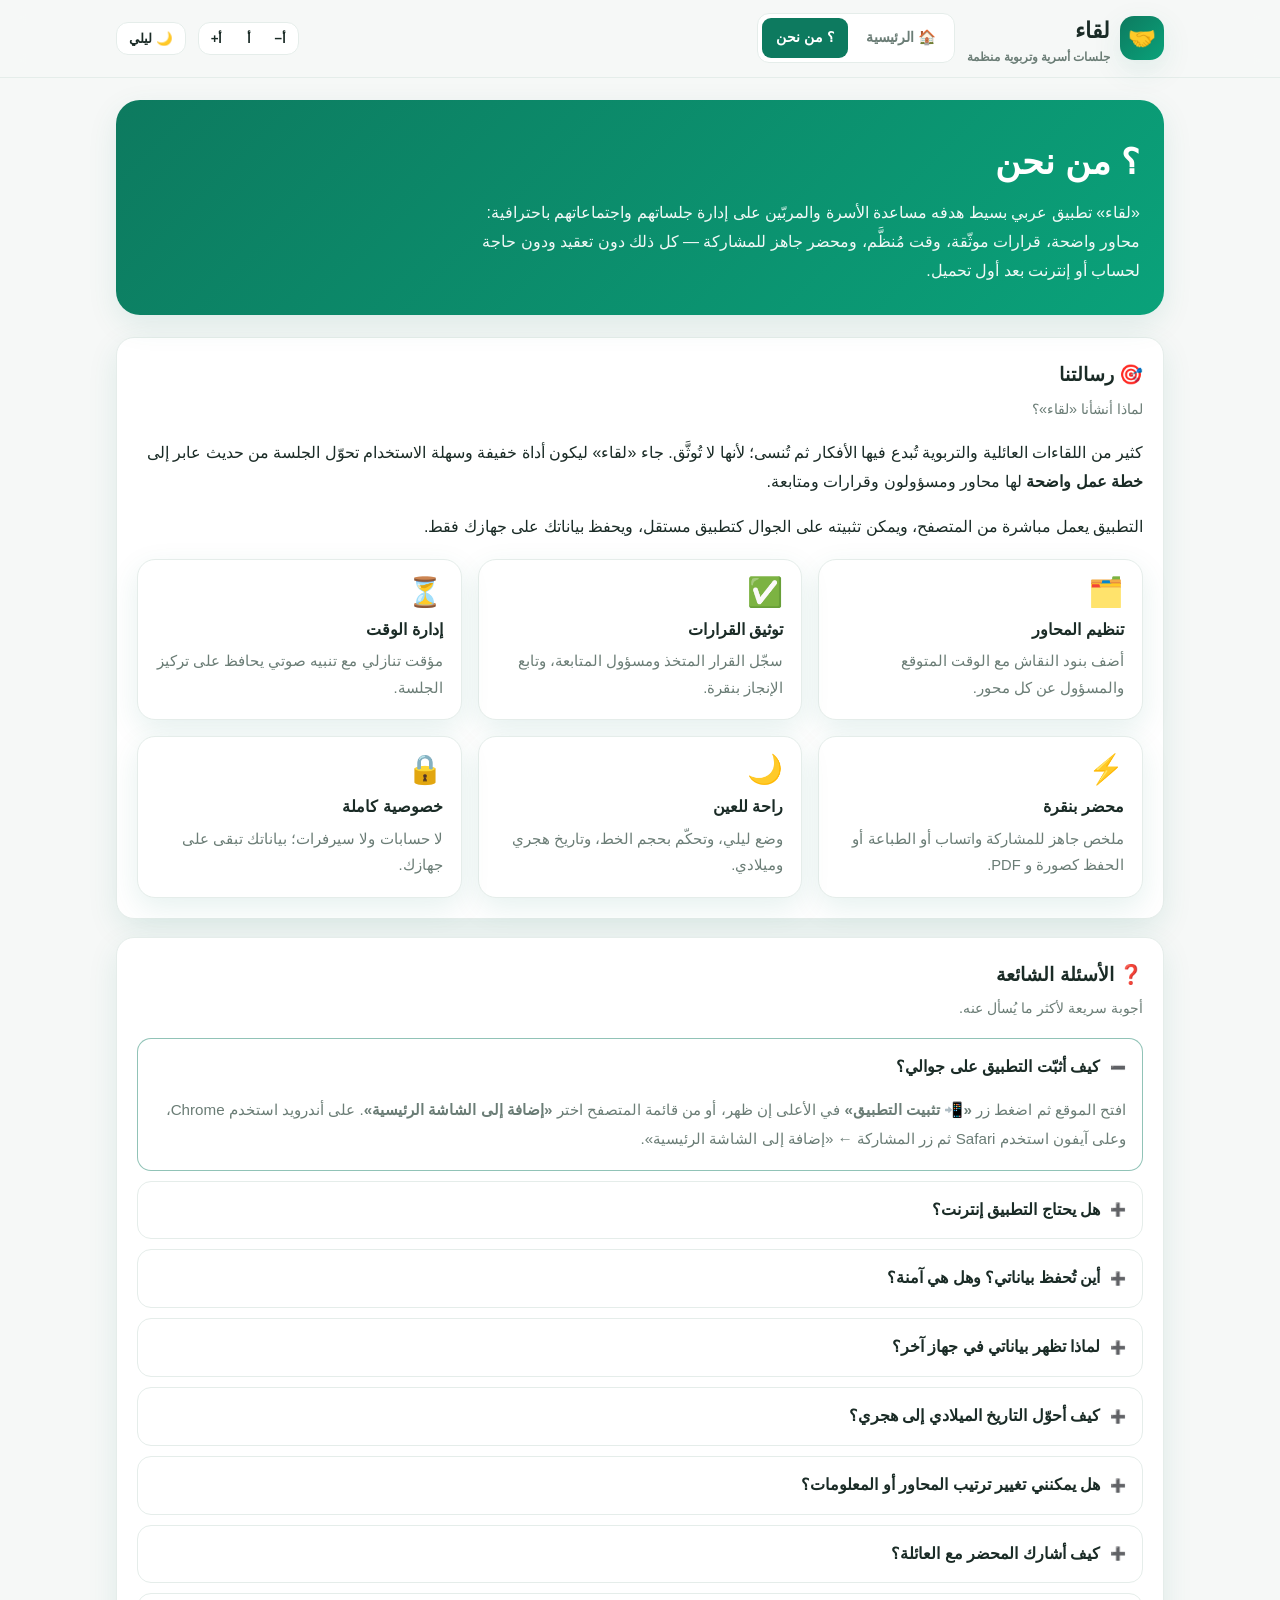
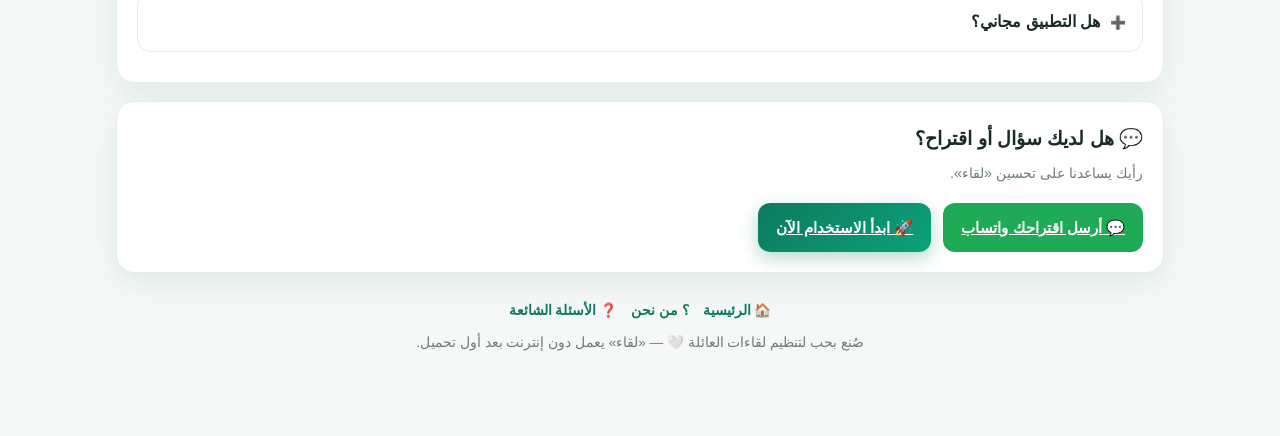
<file: about.html>
<!DOCTYPE html>
<html lang="ar" dir="rtl" data-theme="light">
<head>
<meta charset="UTF-8">
<meta name="viewport" content="width=device-width, initial-scale=1.0, viewport-fit=cover">
<title>من نحن والأسئلة الشائعة | لقاء</title>
<meta name="description" content="تعرّف على تطبيق «لقاء» لتنظيم الجلسات الأسرية والتربوية، وأجوبة أكثر الأسئلة شيوعاً حول الاستخدام والتثبيت والخصوصية.">
<meta name="theme-color" content="#0d7a5f">
<link rel="manifest" href="manifest.webmanifest">
<link rel="icon" href="icon.svg" type="image/svg+xml">
<link rel="icon" href="favicon-32.png" sizes="32x32" type="image/png">
<link rel="icon" href="icon-192.png" sizes="192x192" type="image/png">
<link rel="apple-touch-icon" href="apple-touch-icon.png">
<meta name="apple-mobile-web-app-capable" content="yes">
<meta name="apple-mobile-web-app-title" content="لقاء">
<meta name="apple-mobile-web-app-status-bar-style" content="black-translucent">
<link rel="stylesheet" href="styles.css">
</head>
<body>

<header class="topbar">
  <div class="topbar-inner">
    <a class="logo" href="index.html" aria-label="لقاء — الصفحة الرئيسية">
      <span class="logo-mark">🤝</span>
      <span>لقاء<small>جلسات أسرية وتربوية منظمة</small></span>
    </a>
    <nav class="nav-links no-print" aria-label="التنقل الرئيسي">
      <a href="index.html">🏠 الرئيسية</a>
      <a href="about.html" aria-current="page">؟ من نحن</a>
    </nav>
    <div class="spacer"></div>
    <button id="installBtn" class="icon-btn no-print" onclick="installApp()" hidden>📲 تثبيت التطبيق</button>
    <div class="font-group no-print" title="حجم الخط">
      <button onclick="changeFont(-1)" aria-label="تصغير الخط">أ−</button>
      <button onclick="resetFont()" aria-label="خط افتراضي">أ</button>
      <button onclick="changeFont(1)" aria-label="تكبير الخط">أ+</button>
    </div>
    <button id="themeBtn" class="icon-btn" onclick="toggleTheme()" aria-label="الوضع الليلي">🌙 ليلي</button>
  </div>
</header>

<div class="container">

  <section class="page-hero">
    <h1>؟ من نحن</h1>
    <p>«لقاء» تطبيق عربي بسيط هدفه مساعدة الأسرة والمربّين على إدارة جلساتهم واجتماعاتهم باحترافية: محاور واضحة، قرارات موثّقة، وقت مُنظَّم، ومحضر جاهز للمشاركة — كل ذلك دون تعقيد ودون حاجة لحساب أو إنترنت بعد أول تحميل.</p>
  </section>

  <!-- من نحن -->
  <section class="card">
    <h2>🎯 رسالتنا</h2>
    <p class="sub">لماذا أنشأنا «لقاء»؟</p>
    <p>كثير من اللقاءات العائلية والتربوية تُبدع فيها الأفكار ثم تُنسى؛ لأنها لا تُوثَّق. جاء «لقاء» ليكون أداة خفيفة وسهلة الاستخدام تحوّل الجلسة من حديث عابر إلى <b>خطة عمل واضحة</b> لها محاور ومسؤولون وقرارات ومتابعة.</p>
    <p>التطبيق يعمل مباشرة من المتصفح، ويمكن تثبيته على الجوال كتطبيق مستقل، ويحفظ بياناتك على جهازك فقط.</p>
    <div class="feature-grid">
      <div class="feature"><div class="ico">🗂️</div><h3>تنظيم المحاور</h3><p>أضف بنود النقاش مع الوقت المتوقع والمسؤول عن كل محور.</p></div>
      <div class="feature"><div class="ico">✅</div><h3>توثيق القرارات</h3><p>سجّل القرار المتخذ ومسؤول المتابعة، وتابع الإنجاز بنقرة.</p></div>
      <div class="feature"><div class="ico">⏳</div><h3>إدارة الوقت</h3><p>مؤقت تنازلي مع تنبيه صوتي يحافظ على تركيز الجلسة.</p></div>
      <div class="feature"><div class="ico">⚡</div><h3>محضر بنقرة</h3><p>ملخص جاهز للمشاركة واتساب أو الطباعة أو الحفظ كصورة و PDF.</p></div>
      <div class="feature"><div class="ico">🌙</div><h3>راحة للعين</h3><p>وضع ليلي، وتحكّم بحجم الخط، وتاريخ هجري وميلادي.</p></div>
      <div class="feature"><div class="ico">🔒</div><h3>خصوصية كاملة</h3><p>لا حسابات ولا سيرفرات؛ بياناتك تبقى على جهازك.</p></div>
    </div>
  </section>

  <!-- الأسئلة الشائعة -->
  <section class="card" id="faq" style="margin-top:18px;scroll-margin-top:80px">
    <h2>❓ الأسئلة الشائعة</h2>
    <p class="sub">أجوبة سريعة لأكثر ما يُسأل عنه.</p>
    <div class="faq">
      <details open>
        <summary>كيف أثبّت التطبيق على جوالي؟</summary>
        <div class="ans">افتح الموقع ثم اضغط زر <b>«📲 تثبيت التطبيق»</b> في الأعلى إن ظهر، أو من قائمة المتصفح اختر <b>«إضافة إلى الشاشة الرئيسية»</b>. على أندرويد استخدم Chrome، وعلى آيفون استخدم Safari ثم زر المشاركة ← «إضافة إلى الشاشة الرئيسية».</div>
      </details>
      <details>
        <summary>هل يحتاج التطبيق إنترنت؟</summary>
        <div class="ans">لا، بعد أول زيارة يُخزّن التطبيق ملفاته على جهازك ويعمل دون إنترنت. الإنترنت مطلوب فقط للتحويل الهجري (تقويم أم القرى) ومشاركة الواتساب.</div>
      </details>
      <details>
        <summary>أين تُحفظ بياناتي؟ وهل هي آمنة؟</summary>
        <div class="ans">تُحفظ كل البيانات <b>محلياً على جهازك</b> في مساحة المتصفح (localStorage)، ولا تُرسل إلى أي سيرفر. لذلك لا تفقدها عند إغلاق الصفحة، لكن احتفظ بنسخة عبر «حفظ صورة» أو «حفظ PDF» إذا أردت الاحتفاظ الدائم.</div>
      </details>
      <details>
        <summary>لماذا تظهر بياناتي في جهاز آخر؟</summary>
        <div class="ans">لا تظهر — البيانات مرتبطة بالمتصفح والجهاز فقط. للنقل، استخدم خيار «نسخ النص» أو «حفظ صورة/PDF» ثم أعد إدخالها.</div>
      </details>
      <details>
        <summary>كيف أحوّل التاريخ الميلادي إلى هجري؟</summary>
        <div class="ans">أدخل التاريخ الميلادي في حقل «التاريخ الميلادي» ثم اضغط الزر <b>«🔄 تحويل تلقائي من الميلادي»</b>. يمكنك أيضاً كتابة التاريخ الهجري يدوياً.</div>
      </details>
      <details>
        <summary>هل يمكنني تغيير ترتيب المحاور أو المعلومات؟</summary>
        <div class="ans">تعديل القيم داخل الجدول متاح مباشرة. لإعادة الترتيب حالياً يمكنك حذف المحور وإضافته في المكان المطلوب. رتّب المحاور حسب أولوية النقاش.</div>
      </details>
      <details>
        <summary>كيف أشارك المحضر مع العائلة؟</summary>
        <div class="ans">من قسم «ملخص المحضر» اختر <b>💬 مشاركة واتساب</b> أو <b>📋 نسخ النص</b>، أو احفظه كـ <b>🖼️ صورة</b> / <b>📄 PDF</b> ثم أرسله في أي تطبيق.</div>
      </details>
      <details>
        <summary>هل التطبيق مجاني؟</summary>
        <div class="ans">نعم، «لقاء» مجاني ومفتوح للاستخدام العائلي والتربوي. نسعد دائماً باقتراحاتكم لتطويره.</div>
      </details>
    </div>
  </section>

  <!-- تواصل -->
  <section class="card" style="margin-top:18px">
    <h2>💬 هل لديك سؤال أو اقتراح؟</h2>
    <p class="sub">رأيك يساعدنا على تحسين «لقاء».</p>
    <div class="contact-row">
      <a class="btn btn-whats" href="https://wa.me/?text=%D8%A7%D9%82%D8%AA%D8%B1%D8%A7%D8%AD%20%D9%84%D8%AA%D8%B7%D9%88%D9%8A%D8%B1%20%D8%AA%D8%B7%D8%A8%D9%8A%D9%82%20%C2%AB%D9%84%D9%82%D8%A7%D8%A1%C2%BB" target="_blank" rel="noopener">💬 أرسل اقتراحك واتساب</a>
      <a class="btn btn-primary" href="index.html">🚀 ابدأ الاستخدام الآن</a>
    </div>
  </section>

  <footer>
    <div class="foot-links no-print">
      <a href="index.html">🏠 الرئيسية</a>
      <a href="about.html">؟ من نحن</a>
      <a href="about.html#faq">❓ الأسئلة الشائعة</a>
    </div>
    صُنع بحب لتنظيم لقاءات العائلة 🤍 — «لقاء» يعمل دون إنترنت بعد أول تحميل.
  </footer>
</div>

<div id="toast"></div>

<script src="pwa.js"></script>
</body>
</html>
</file>
<file: styles.css>
:root{
  --bg:#f6f8f7; --card:#ffffff; --ink:#1a2b26; --muted:#6b7d76;
  --brand:#0d7a5f; --brand-2:#0aa27a; --brand-soft:#e2f4ec;
  --accent:#e9a23b; --accent-soft:#fdf1da;
  --line:#e5edea; --danger:#d64545; --ok:#1a9e6b;
  --shadow:0 10px 30px rgba(13,122,95,.10);
  --radius:18px; --fs:16px;
}
[data-theme="dark"]{
  --bg:#0d1513; --card:#15211d; --ink:#eef5f1; --muted:#9db3aa;
  --brand:#2dd4a0; --brand-2:#34e0ab; --brand-soft:#14332a;
  --accent:#f2b64f; --accent-soft:#3a2d12;
  --line:#243733; --shadow:0 10px 30px rgba(0,0,0,.4);
}
*{box-sizing:border-box}
html{font-size:var(--fs);scroll-behavior:smooth}
body{margin:0;background:var(--bg);color:var(--ink);
  font-family:"Tajawal","Segoe UI",Tahoma,Arial,sans-serif;line-height:1.8;
  transition:background .3s,color .3s}
a{color:inherit}
.container{max-width:1080px;margin:auto;padding:0 16px 80px}
/* Topbar */
.topbar{position:sticky;top:0;z-index:50;backdrop-filter:blur(12px);
  background:color-mix(in srgb, var(--bg) 86%, transparent);
  border-bottom:1px solid var(--line)}
.topbar-inner{max-width:1080px;margin:auto;padding:12px 16px;display:flex;align-items:center;gap:12px;flex-wrap:wrap}
.logo{display:flex;align-items:center;gap:10px;font-weight:900;font-size:1.35rem;text-decoration:none}
.logo-mark{width:44px;height:44px;border-radius:14px;display:grid;place-items:center;
  background:linear-gradient(135deg,var(--brand),var(--brand-2));color:#fff;font-size:1.4rem;box-shadow:var(--shadow)}
.logo small{display:block;font-size:.72rem;color:var(--muted);font-weight:600;line-height:1.2}
.spacer{flex:1}
.icon-btn{border:1px solid var(--line);background:var(--card);color:var(--ink);
  border-radius:12px;padding:8px 12px;cursor:pointer;font-family:inherit;font-weight:700;
  display:inline-flex;align-items:center;gap:6px;transition:.2s}
.icon-btn:hover{transform:translateY(-1px);border-color:var(--brand)}
.icon-btn.active{background:var(--brand);color:#fff;border-color:var(--brand)}
.font-group{display:flex;border:1px solid var(--line);border-radius:12px;overflow:hidden;background:var(--card)}
.font-group button{border:0;background:transparent;color:var(--ink);padding:8px 12px;cursor:pointer;font-family:inherit;font-weight:900}
.font-group button:hover{background:var(--brand-soft)}
/* Nav links */
.nav-links{display:flex;align-items:center;gap:4px;border:1px solid var(--line);background:var(--card);border-radius:12px;padding:4px}
.nav-links a{padding:7px 14px;border-radius:9px;text-decoration:none;font-weight:800;font-size:.9rem;color:var(--muted);transition:.2s;white-space:nowrap}
.nav-links a:hover{color:var(--ink);background:var(--brand-soft)}
.nav-links a[aria-current="page"]{background:var(--brand);color:#fff}
/* Hero */
.hero{margin:22px 0;background:linear-gradient(135deg,#0d7a5f,#0aa27a 55%,#0cc98f);
  color:#fff;border-radius:24px;padding:32px 24px;position:relative;overflow:hidden;box-shadow:var(--shadow)}
[data-theme="dark"] .hero{background:linear-gradient(135deg,#0e3b30,#155843)}
.hero::after{content:"✦";position:absolute;font-size:180px;opacity:.12;left:10px;top:-40px;transform:rotate(15deg)}
.hero h1{margin:0 0 6px;font-size:clamp(1.6rem,4.5vw,2.5rem);line-height:1.3}
.hero p{margin:0;opacity:.92;max-width:640px}
.hero-badges{display:flex;flex-wrap:wrap;gap:8px;margin-top:16px}
.badge{background:rgba(255,255,255,.18);border:1px solid rgba(255,255,255,.3);
  padding:6px 14px;border-radius:999px;font-size:.85rem;font-weight:700}
/* Cards */
.grid{display:grid;gap:18px;margin-top:18px}
@media(min-width:900px){.grid-2{grid-template-columns:1fr 380px}.grid-2r{grid-template-columns:380px 1fr}}
.card{background:var(--card);border:1px solid var(--line);border-radius:var(--radius);
  padding:20px;box-shadow:var(--shadow)}
.card h2{margin:0 0 4px;font-size:1.2rem;display:flex;align-items:center;gap:8px}
.card .sub{color:var(--muted);font-size:.9rem;margin:0 0 16px}
label.lbl{display:block;font-weight:800;font-size:.9rem;margin:14px 0 6px}
input[type=text],input[type=date],input[type=time],input[type=number],select,textarea{
  width:100%;border:1.5px solid var(--line);border-radius:12px;padding:11px 13px;
  font-family:inherit;font-size:1rem;background:var(--bg);color:var(--ink);transition:.2s}
input:focus,select:focus,textarea:focus{outline:none;border-color:var(--brand);box-shadow:0 0 0 4px color-mix(in srgb,var(--brand) 15%, transparent)}
.row2{display:grid;gap:12px}@media(min-width:640px){.row2{grid-template-columns:1fr 1fr}.row3{grid-template-columns:1fr 1fr 1fr}}
.row3{display:grid;gap:12px}
/* attendees */
.chip-input{display:flex;gap:8px}
.chip-input button{flex-shrink:0}
.chips{display:flex;flex-wrap:wrap;gap:8px;margin-top:10px}
.chip{background:var(--brand-soft);color:var(--ink);border:1px solid color-mix(in srgb,var(--brand) 30%, transparent);
  padding:5px 8px 5px 12px;border-radius:999px;font-size:.88rem;font-weight:700;display:inline-flex;align-items:center;gap:8px}
.chip button{border:0;background:var(--brand);color:#fff;width:22px;height:22px;border-radius:50%;cursor:pointer;line-height:1}
.btn{border:0;border-radius:12px;padding:11px 18px;font-family:inherit;font-weight:800;cursor:pointer;
  font-size:.95rem;display:inline-flex;align-items:center;justify-content:center;gap:8px;transition:.2s}
.btn-primary{background:linear-gradient(135deg,var(--brand),var(--brand-2));color:#fff;box-shadow:0 6px 18px rgba(13,122,95,.3)}
.btn-primary:hover{transform:translateY(-1px)}
.btn-ghost{background:var(--brand-soft);color:var(--ink)}
.btn-line{background:transparent;border:1.5px solid var(--line);color:var(--ink)}
.btn-whats{background:#1faa55;color:#fff}
.btn-amber{background:var(--accent);color:#2a1e05}
.btn-danger{background:#fdecec;color:var(--danger);border:1px solid #f5c6c6}
.btn-sm{padding:7px 12px;font-size:.85rem;border-radius:10px}
.btn-row{display:flex;flex-wrap:wrap;gap:10px;margin-top:14px}
/* Timer */
.timer-wrap{text-align:center}
.timer-ring{position:relative;width:220px;height:220px;margin:8px auto}
.timer-ring svg{transform:rotate(-90deg)}
.ring-bg{stroke:var(--line)}.ring-fg{stroke:url(#grad);stroke-linecap:round;transition:stroke-dashoffset .5s linear}
.timer-num{position:absolute;inset:0;display:flex;flex-direction:column;align-items:center;justify-content:center}
.timer-num strong{font-size:2.6rem;font-variant-numeric:tabular-nums;line-height:1}
.timer-num span{color:var(--muted);font-size:.85rem}
.timer-num.done strong{color:var(--danger);animation:pulse 1s infinite}
@keyframes pulse{50%{transform:scale(1.06)}}
.presets{display:flex;flex-wrap:wrap;gap:8px;justify-content:center;margin:12px 0}
.preset{border:1.5px solid var(--line);background:var(--bg);color:var(--ink);border-radius:999px;
  padding:6px 14px;cursor:pointer;font-family:inherit;font-weight:800;font-size:.85rem}
.preset:hover,.preset.on{border-color:var(--brand);background:var(--brand-soft)}
.timer-ctrl{display:flex;gap:10px;justify-content:center;margin-top:10px;flex-wrap:wrap}
.timer-ctrl .btn{min-width:110px}
/* Table */
.table-tools{display:flex;flex-wrap:wrap;gap:10px;align-items:center;margin-bottom:12px}
.stats{display:flex;gap:10px;flex-wrap:wrap}
.stat{background:var(--bg);border:1px solid var(--line);border-radius:12px;padding:6px 14px;font-size:.85rem;font-weight:800}
.stat b{color:var(--brand)}
.table-scroll{overflow-x:auto;border:1px solid var(--line);border-radius:14px}
table{width:100%;border-collapse:collapse;min-width:920px;background:var(--card)}
thead th{background:var(--brand-soft);padding:12px 10px;font-size:.88rem;white-space:nowrap}
tbody td{padding:8px;border-top:1px solid var(--line);vertical-align:middle}
tbody td input,tbody td select{padding:8px 10px;font-size:.9rem}
tr.done-row{background:color-mix(in srgb,var(--ok) 8%, transparent)}
tr.done-row .topic-cell{text-decoration:line-through;opacity:.7}
.del-btn{border:0;background:#fdecec;color:var(--danger);border-radius:10px;padding:8px 10px;cursor:pointer;font-weight:900}
.empty{padding:26px;text-align:center;color:var(--muted)}
/* Summary */
#summaryText{min-height:220px;line-height:2;font-size:.98rem;white-space:pre-wrap}
.hint{background:var(--accent-soft);border:1px dashed var(--accent);border-radius:12px;padding:10px 14px;font-size:.88rem;margin-top:12px}
.hijri-line{display:flex;gap:8px;margin-top:8px;align-items:center;flex-wrap:wrap}
.hijri-auto{font-size:.82rem;font-weight:800;color:var(--brand);background:var(--brand-soft);
  border:1px solid color-mix(in srgb,var(--brand) 30%, transparent);border-radius:999px;padding:5px 14px;cursor:pointer;font-family:inherit}
.hijri-auto:hover{filter:brightness(.96)}
.hijri-show{font-size:.85rem;color:var(--muted);font-weight:700}
.seg{display:flex;border:1.5px solid var(--line);border-radius:12px;overflow:hidden}
.seg button{flex:1;border:0;background:var(--bg);color:var(--muted);padding:10px 6px;cursor:pointer;font-family:inherit;font-weight:800;font-size:.85rem}
.seg button.on{background:var(--brand);color:#fff}
.quote-box{border-right:4px solid var(--accent);background:var(--accent-soft);border-radius:12px;padding:12px 14px;margin-top:8px}
#quote{min-height:70px}
#notes{min-height:70px}
/* Toast */
#toast{position:fixed;bottom:22px;right:50%;transform:translateX(50%) translateY(80px);opacity:0;
  background:#10201b;color:#fff;padding:12px 22px;border-radius:999px;font-weight:800;z-index:99;transition:.3s;box-shadow:0 10px 30px rgba(0,0,0,.3)}
#toast.show{transform:translateX(50%) translateY(0);opacity:1}
/* Footer */
footer{text-align:center;color:var(--muted);font-size:.85rem;margin-top:26px}
footer a{color:var(--brand);font-weight:800;text-decoration:none}
footer a:hover{text-decoration:underline}
footer .foot-links{display:flex;gap:14px;justify-content:center;flex-wrap:wrap;margin-bottom:8px}
/* Steps */
.steps{display:flex;gap:8px;flex-wrap:wrap;margin-top:14px}
.step{flex:1;min-width:140px;background:rgba(255,255,255,.14);border:1px solid rgba(255,255,255,.25);border-radius:14px;padding:10px 12px;font-size:.85rem}
/* ---- Sub-page (About / FAQ) ---- */
.page-hero{margin:22px 0;background:linear-gradient(135deg,var(--brand),var(--brand-2));
  color:#fff;border-radius:24px;padding:30px 24px;box-shadow:var(--shadow);position:relative;overflow:hidden}
[data-theme="dark"] .page-hero{background:linear-gradient(135deg,#0e3b30,#155843)}
.page-hero h1{margin:0 0 6px;font-size:clamp(1.5rem,4vw,2.2rem)}
.page-hero p{margin:0;opacity:.94;max-width:680px}
.feature-grid{display:grid;gap:16px;margin-top:18px}
@media(min-width:720px){.feature-grid{grid-template-columns:1fr 1fr 1fr}}
.feature{background:var(--card);border:1px solid var(--line);border-radius:var(--radius);padding:18px;box-shadow:var(--shadow)}
.feature .ico{font-size:1.8rem;line-height:1}
.feature h3{margin:8px 0 4px;font-size:1.02rem}
.feature p{margin:0;color:var(--muted);font-size:.92rem}
.faq{margin-top:8px}
.faq details{border:1px solid var(--line);border-radius:14px;background:var(--card);margin-bottom:10px;overflow:hidden}
.faq details[open]{border-color:color-mix(in srgb,var(--brand) 45%, transparent)}
.faq summary{cursor:pointer;padding:14px 16px;font-weight:800;list-style:none;display:flex;align-items:center;gap:10px}
.faq summary::-webkit-details-marker{display:none}
.faq summary::before{content:"➕";font-size:.8rem;color:var(--brand);transition:.2s}
.faq details[open] summary::before{content:"➖"}
.faq summary:hover{background:var(--brand-soft)}
.faq .ans{padding:0 16px 16px;color:var(--muted);font-size:.95rem;line-height:1.9}
.faq .ans a{color:var(--brand);font-weight:800}
.contact-row{display:flex;flex-wrap:wrap;gap:12px;margin-top:16px}
/* Install banner */
.install-strip{display:flex;flex-wrap:wrap;align-items:center;gap:14px;justify-content:space-between;
  background:var(--brand-soft);border:1px solid color-mix(in srgb,var(--brand) 30%, transparent);
  border-radius:var(--radius);padding:16px 18px;margin-top:18px}
.install-strip p{margin:0;font-size:.95rem;font-weight:700}
.install-strip p span{display:block;font-weight:600;color:var(--muted);font-size:.85rem}
#installBtn[hidden]{display:none}
/* Print */
#printArea{display:none}
@media print{
  .topbar,.hero,.no-print,footer,#toast{display:none!important}
  body{background:#fff;color:#000}
  .container{max-width:none;padding:0}
  .card{box-shadow:none;border:0;padding:0}
  #printArea{display:block!important;font-family:inherit}
  #printArea h1{font-size:22px;margin-bottom:4px}
  #printArea table{width:100%;border-collapse:collapse;min-width:0}
  #printArea th,#printArea td{border:1px solid #000;padding:6px;font-size:13px}
}
</file>
